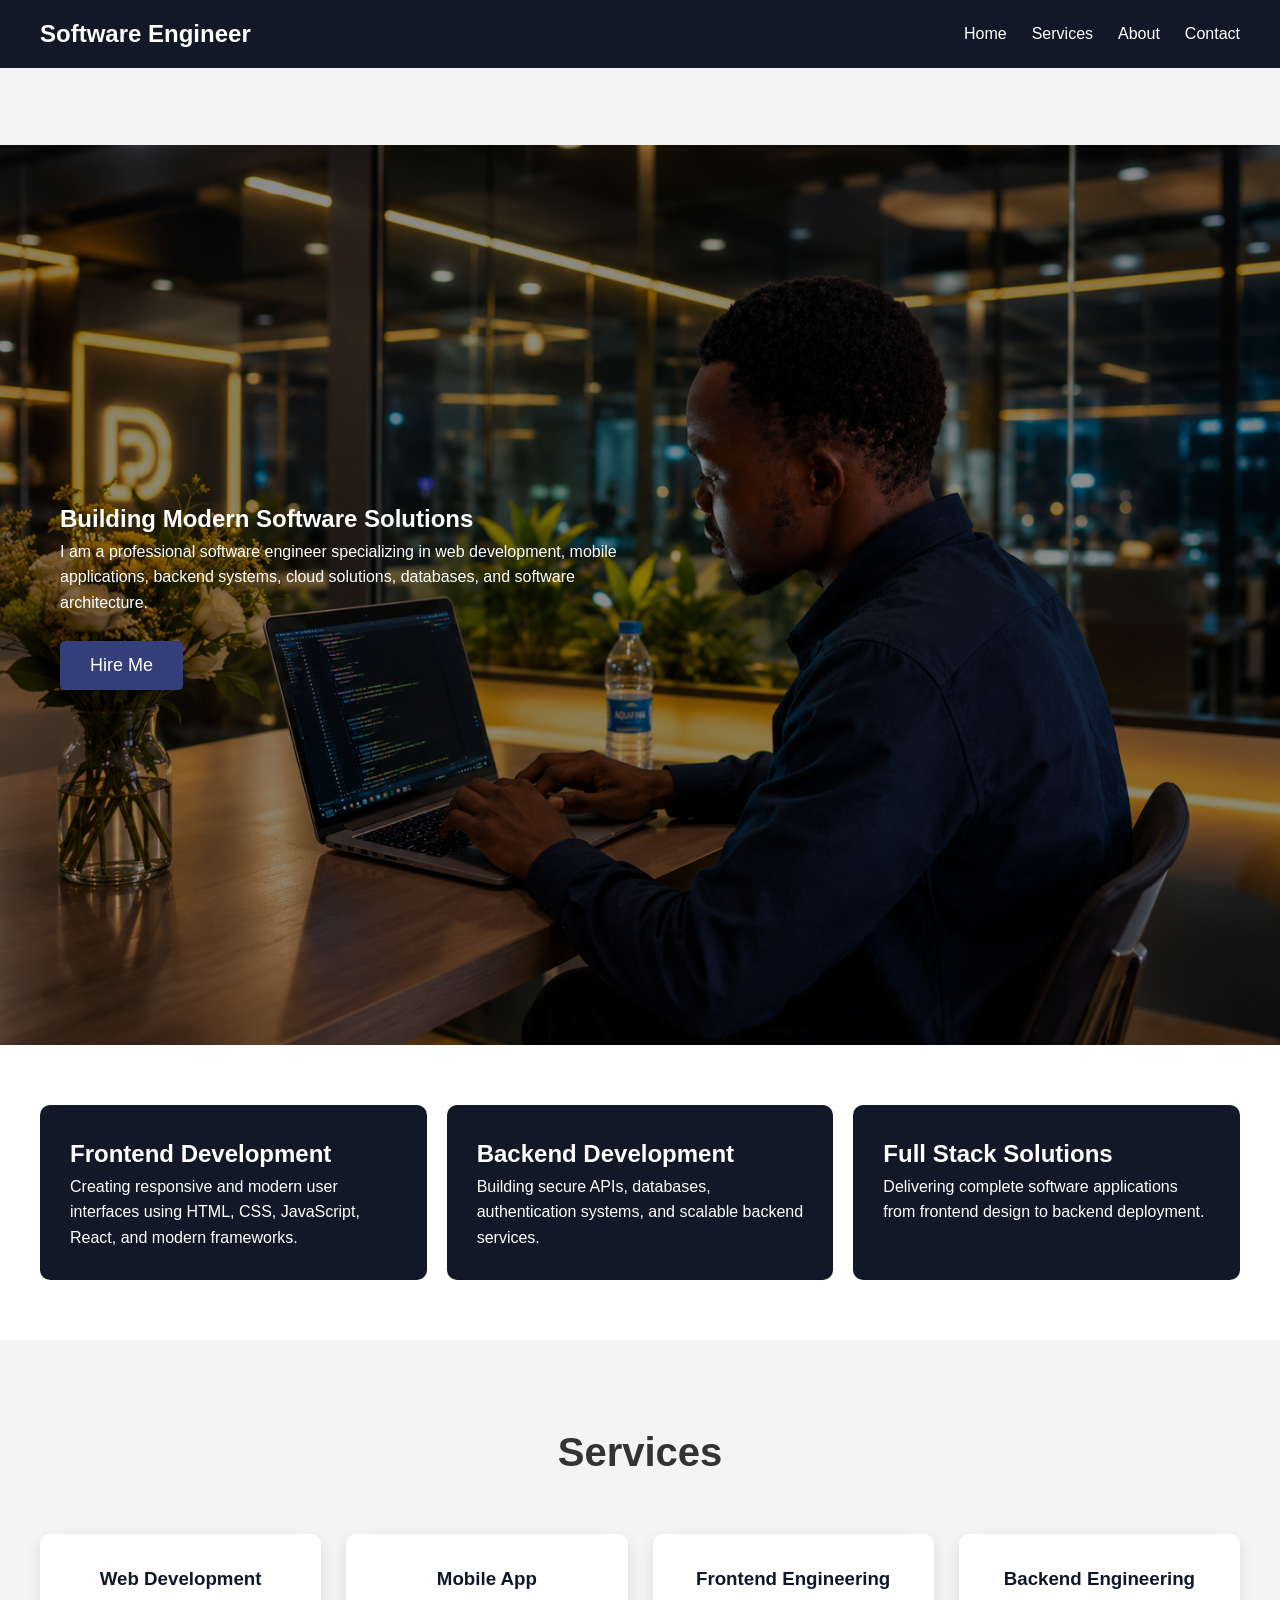
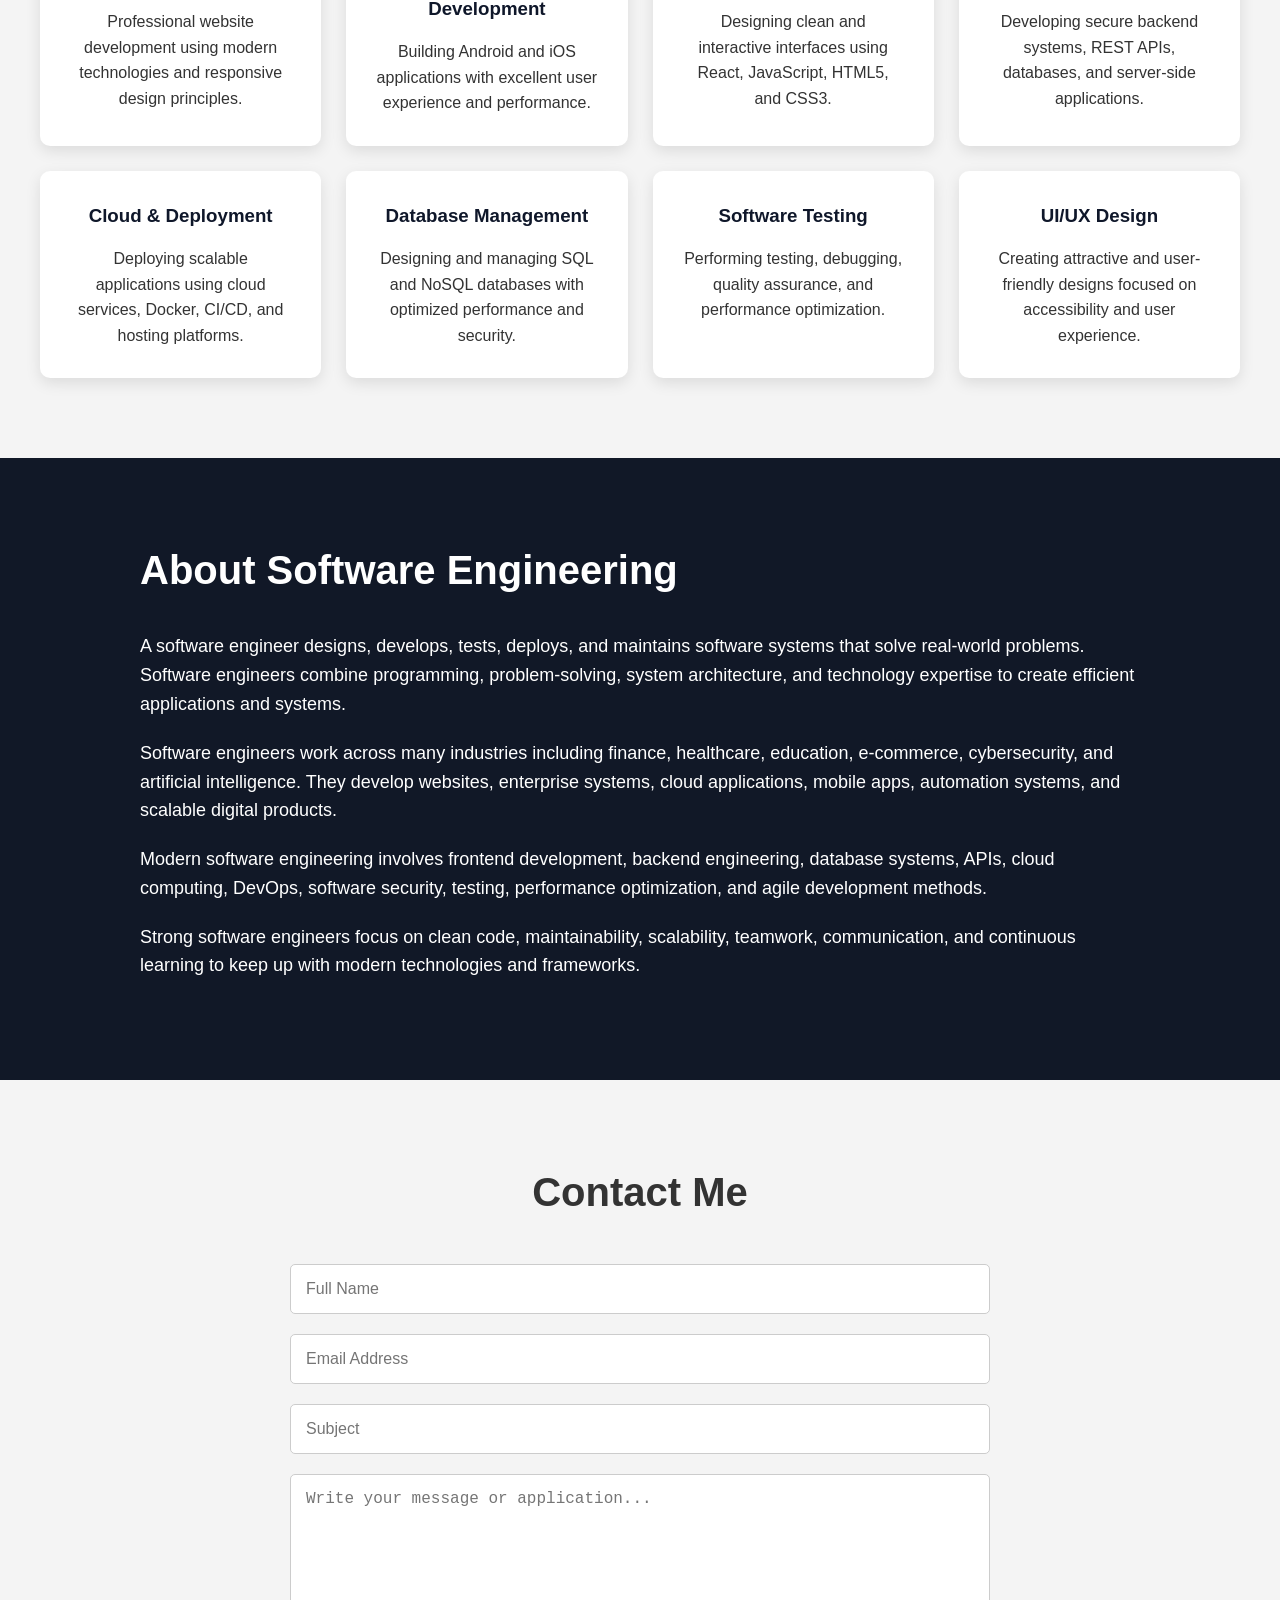
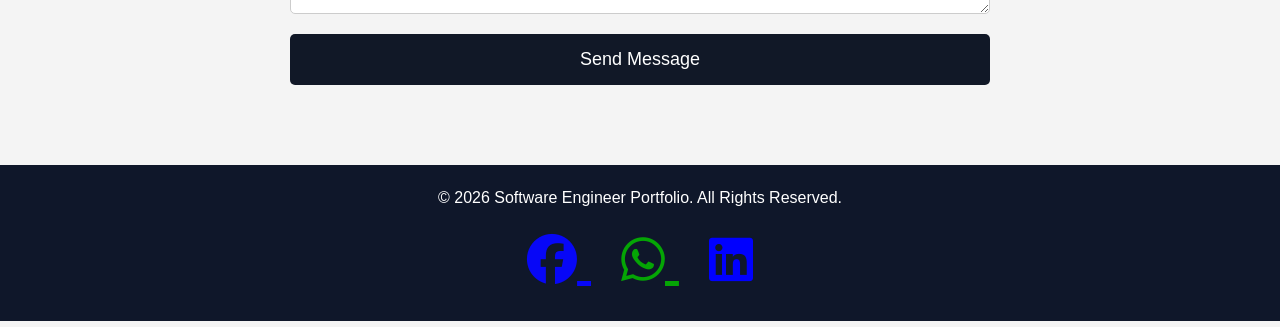
<file: index.html>
<!DOCTYPE html>
<html lang="en">
<head>
    <meta charset="UTF-8" />
    <meta name="viewport" content="width=device-width, initial-scale=1.0" />
    <title>Software Engineer Portfolio</title>
<link rel="stylesheet" href="https://cdnjs.cloudflare.com/ajax/libs/font-awesome/6.5.1/css/all.min.css">
    <link rel="stylesheet" href="style.css" />
</head>
<body>

    <!-- HEADER -->
    <header>
        <nav class="navbar">
            <div class="logo">Software Engineer</div>

            <ul class="nav-links">
                <li><a href="index.html">Home</a></li>
                <li><a href="program.html">Services</a></li>
                <li><a href="about.html">About</a></li>
                <li><a href="contact.html">Contact</a></li>
            </ul>
        </nav> 
    </header>

    <!-- HOME SECTION -->
    <section id="home" class="hero">

        <div class="hero-content">
            

           

           
        </div>

    </section>

<br><br><br>


<section class="hero-banner">
  <div class="hero-content-banner">
    <h1>Building Modern Software Solutions</h1>
     <p>
                I am a professional software engineer specializing in
                web development, mobile applications, backend systems,
                cloud solutions, databases, and software architecture.
            </p>

            <br>
             <button onclick="scrollToSection('contact')">
                Hire Me
            </button>
  </div>
</section>


    <!-- BANNER -->
    <section class="banner">
        <div class="banner-card">
            <h2>Frontend Development</h2>
            <p>
                Creating responsive and modern user interfaces using
                HTML, CSS, JavaScript, React, and modern frameworks.
            </p>
        </div>

        <div class="banner-card">
            <h2>Backend Development</h2>
            <p>
                Building secure APIs, databases, authentication systems,
                and scalable backend services.
            </p>
        </div>

        <div class="banner-card">
            <h2>Full Stack Solutions</h2>
            <p>
                Delivering complete software applications from frontend
                design to backend deployment.
            </p>
        </div>
    </section>

    <!-- SERVICES SECTION -->
    <section id="services" class="services">

        <h2>Services</h2>

        <div class="services-container">

            <div class="service-box">
                <h3>Web Development</h3>
                <p>
                    Professional website development using modern
                    technologies and responsive design principles.
                </p>
            </div>

            <div class="service-box">
                <h3>Mobile App Development</h3>
                <p>
                    Building Android and iOS applications with excellent
                    user experience and performance.
                </p>
            </div>

            <div class="service-box">
                <h3>Frontend Engineering</h3>
                <p>
                    Designing clean and interactive interfaces using
                    React, JavaScript, HTML5, and CSS3.
                </p>
            </div>

            <div class="service-box">
                <h3>Backend Engineering</h3>
                <p>
                    Developing secure backend systems, REST APIs,
                    databases, and server-side applications.
                </p>
            </div>

            <div class="service-box">
                <h3>Cloud & Deployment</h3>
                <p>
                    Deploying scalable applications using cloud services,
                    Docker, CI/CD, and hosting platforms.
                </p>
            </div>

            <div class="service-box">
                <h3>Database Management</h3>
                <p>
                    Designing and managing SQL and NoSQL databases with
                    optimized performance and security.
                </p>
            </div>

            <div class="service-box">
                <h3>Software Testing</h3>
                <p>
                    Performing testing, debugging, quality assurance,
                    and performance optimization.
                </p>
            </div>

            <div class="service-box">
                <h3>UI/UX Design</h3>
                <p>
                    Creating attractive and user-friendly designs focused
                    on accessibility and user experience.
                </p>
            </div>

        </div>

    </section>

    <!-- ABOUT SECTION -->
    <section id="about" class="about">

        <div class="about-content">

            <h2>About Software Engineering</h2>

            <p>
                A software engineer designs, develops, tests, deploys,
                and maintains software systems that solve real-world
                problems. Software engineers combine programming,
                problem-solving, system architecture, and technology
                expertise to create efficient applications and systems.
            </p>

            <p>
                Software engineers work across many industries including
                finance, healthcare, education, e-commerce, cybersecurity,
                and artificial intelligence. They develop websites,
                enterprise systems, cloud applications, mobile apps,
                automation systems, and scalable digital products.
            </p>

            <p>
                Modern software engineering involves frontend development,
                backend engineering, database systems, APIs, cloud
                computing, DevOps, software security, testing,
                performance optimization, and agile development methods.
            </p>

            <p>
                Strong software engineers focus on clean code,
                maintainability, scalability, teamwork, communication,
                and continuous learning to keep up with modern
                technologies and frameworks.
            </p>

        </div>

    </section>

    <!-- CONTACT SECTION -->
    <section id="contact" class="contact">

        <h2>Contact Me</h2>

        <form id="contactForm">

            <input
                type="text"
                placeholder="Full Name"
                required
            />

            <input
                type="email"
                placeholder="Email Address"
                required
            />

            <input
                type="text"
                placeholder="Subject"
                required
            />

            <textarea
                placeholder="Write your message or application..."
                rows="6"
                required
            ></textarea>

            <button type="submit">
                Send Message
            </button>

        </form>

    </section>

    <!-- FOOTER -->
    <footer>
      
    <p>© 2026 Software Engineer Portfolio. All Rights Reserved.</p>

    <div class="social-icons">
        <a href="https://www.facebook.com/raul.gonzalez.25082/" target="_blank" class="facebook">
            <i class="fab fa-facebook"></i>
        </a>

        <a href="https://wa.me/254757512878" target="_blank" class="whatsapp">
            <i class="fab fa-whatsapp"></i>
        </a>

        <a href="https://www.linkedin.com/in/kochoosmansaid" target="_blank" class="linkedin">
            <i class="fab fa-linkedin"></i>
        </a>
    </div>
    </footer>

    <script src="script.js"></script>

</body>
</html>
</file>
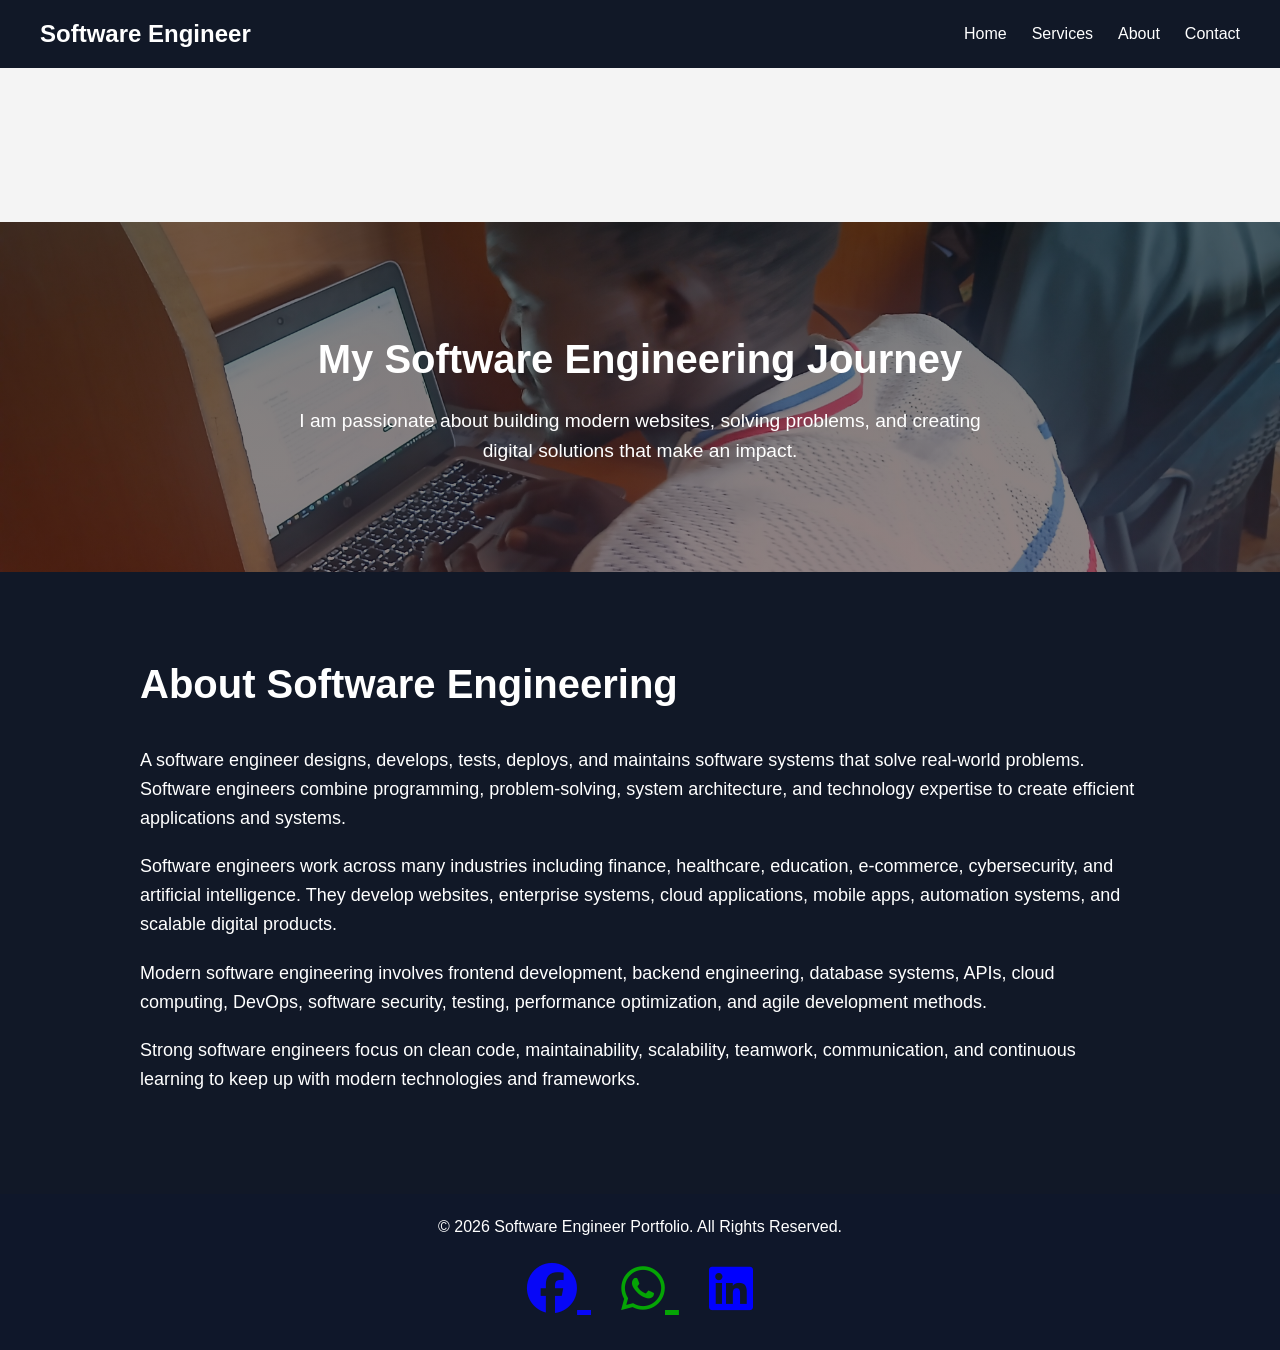
<file: about.html>
<!DOCTYPE html>
<html lang="en">
<head>
    <meta charset="UTF-8">
    <meta name="viewport" content="width=device-width, initial-scale=1.0">
    <title>Document</title>
    <link rel="stylesheet" href="https://cdnjs.cloudflare.com/ajax/libs/font-awesome/6.5.1/css/all.min.css">
    
    <link rel="stylesheet" href="style.css" />
</head>
<body>

      <!-- HEADER -->
    <header>
        <nav class="navbar">
            <div class="logo">Software Engineer</div>

            <ul class="nav-links">
                <li><a href="index.html">Home</a></li>
                <li><a href="program.html">Services</a></li>
                <li><a href="about.html">About</a></li>
                <li><a href="contact.html">Contact</a></li>
            </ul>
        </nav>
    </header><br><br><br><br><br><br>
     <!-- ABOUT SECTION -->


    <section class="about-banner">
    <div class="about-overlay">
        <h2>My Software Engineering Journey</h2>
        <p>I am passionate about building modern websites, solving problems, and creating digital solutions that make an impact.</p>
    </div>
</section>


    


     


          




    <section id="about" class="about">

        <div class="about-content">

            <h2>About Software Engineering</h2>
            <section class="about-section">

            <p>
                A software engineer designs, develops, tests, deploys,
                and maintains software systems that solve real-world
                problems. Software engineers combine programming,
                problem-solving, system architecture, and technology
                expertise to create efficient applications and systems.
            </p>
  

           <p>
                Software engineers work across many industries including
                finance, healthcare, education, e-commerce, cybersecurity,
                and artificial intelligence. They develop websites,
                enterprise systems, cloud applications, mobile apps,
                automation systems, and scalable digital products.
            </p>
</section>

 <section class="about-section">  
            <p>
                Modern software engineering involves frontend development,
                backend engineering, database systems, APIs, cloud
                computing, DevOps, software security, testing,
                performance optimization, and agile development methods.
            </p>

            <p>
                Strong software engineers focus on clean code,
                maintainability, scalability, teamwork, communication,
                and continuous learning to keep up with modern
                technologies and frameworks.
            </p>
</section>
        </div>

    </section>
     <!-- FOOTER -->
    <footer>


    <p>© 2026 Software Engineer Portfolio. All Rights Reserved.</p>

    <div class="social-icons">
        <a href="https://www.facebook.com/raul.gonzalez.25082/" target="_blank" class="facebook">
            <i class="fab fa-facebook"></i>
        </a>

        <a href="https://wa.me/254757512878" target="_blank" class="whatsapp">
            <i class="fab fa-whatsapp"></i>
        </a>

        <a href="https://www.linkedin.com/in/kochoosmansaid" target="_blank" class="linkedin">
            <i class="fab fa-linkedin"></i>
        </a>
    </div>
    </footer>
</body>
</html>
</file>
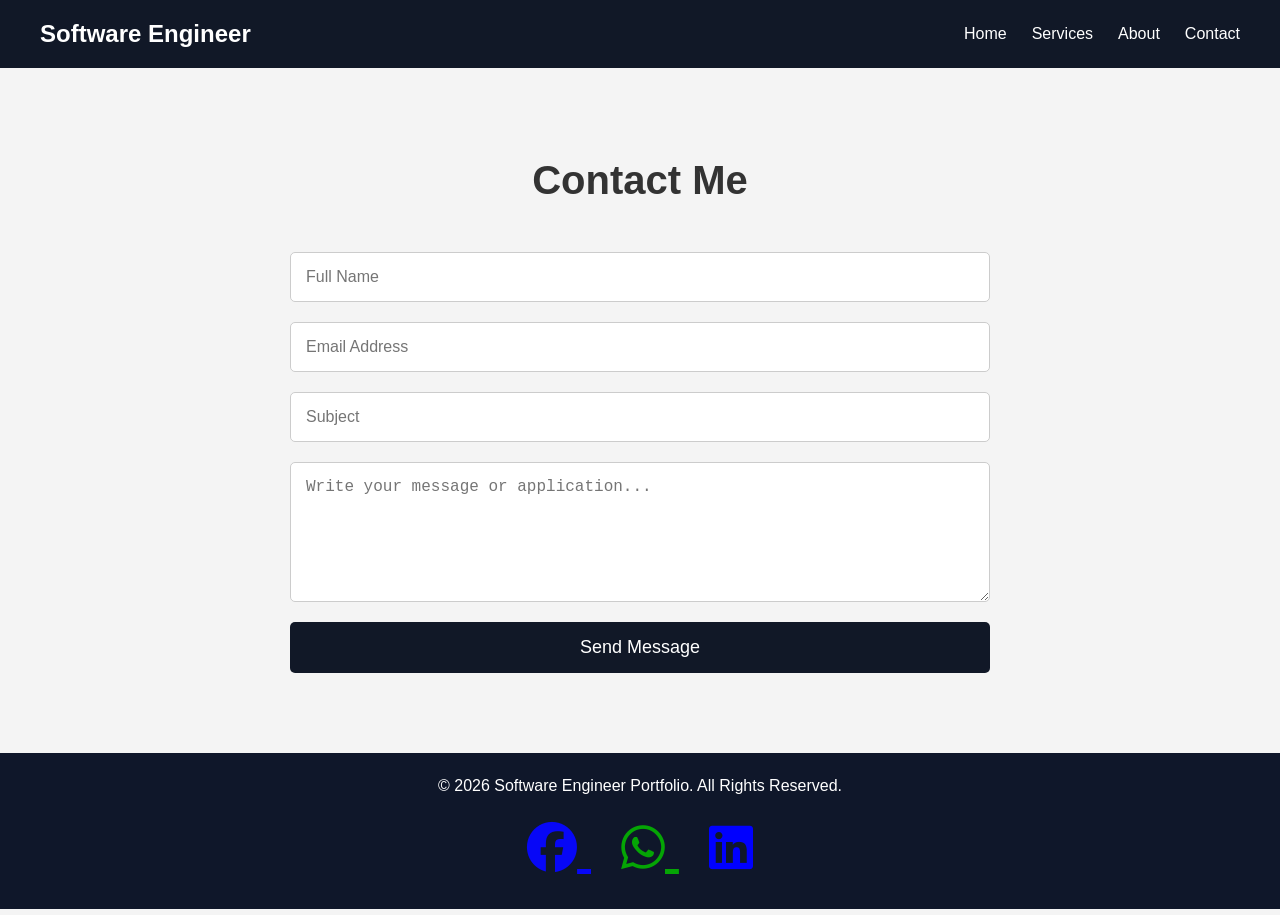
<file: contact.html>
<!DOCTYPE html>
<html lang="en">
<head>
    <meta charset="UTF-8">
    <meta name="viewport" content="width=device-width, initial-scale=1.0">
    <title>Document</title>
    <link rel="stylesheet" href="https://cdnjs.cloudflare.com/ajax/libs/font-awesome/6.5.1/css/all.min.css">
    <link rel="stylesheet" href="style.css" />
</head>
<body>

      <!-- HEADER -->
    <header>
        <nav class="navbar">
            <div class="logo">Software Engineer</div>

            <ul class="nav-links">
                <li><a href="index.html">Home</a></li>
                <li><a href="program.html">Services</a></li>
                <li><a href="about.html">About</a></li>
                <li><a href="contact.html">Contact</a></li>
            </ul>
        </nav>
    </header>
     <!-- CONTACT SECTION -->
    <section id="contact" class="contact">

        <h2>Contact Me</h2>

        <form id="contactForm">

            <input
                type="text"
                placeholder="Full Name"
                required
            />

            <input
                type="email"
                placeholder="Email Address"
                required
            />

            <input
                type="text"
                placeholder="Subject"
                required
            />

            <textarea
                placeholder="Write your message or application..."
                rows="6"
                required
            ></textarea>

            <button type="submit">
                Send Message
            </button>

        </form>

    </section>

    <!-- FOOTER -->
    <footer>
        
    <p>© 2026 Software Engineer Portfolio. All Rights Reserved.</p>

    <div class="social-icons">
        <a href="https://www.facebook.com/raul.gonzalez.25082/" target="_blank" class="facebook">
            <i class="fab fa-facebook"></i>
        </a>

        <a href="https://wa.me/254757512878" target="_blank" class="whatsapp">
            <i class="fab fa-whatsapp"></i>
        </a>

        <a href="https://www.linkedin.com/in/kochoosmansaid" target="_blank" class="linkedin">
            <i class="fab fa-linkedin"></i>
        </a>
    </div>
    </footer>

    <script src="script.js"></script>

</body>
</html>
</file>
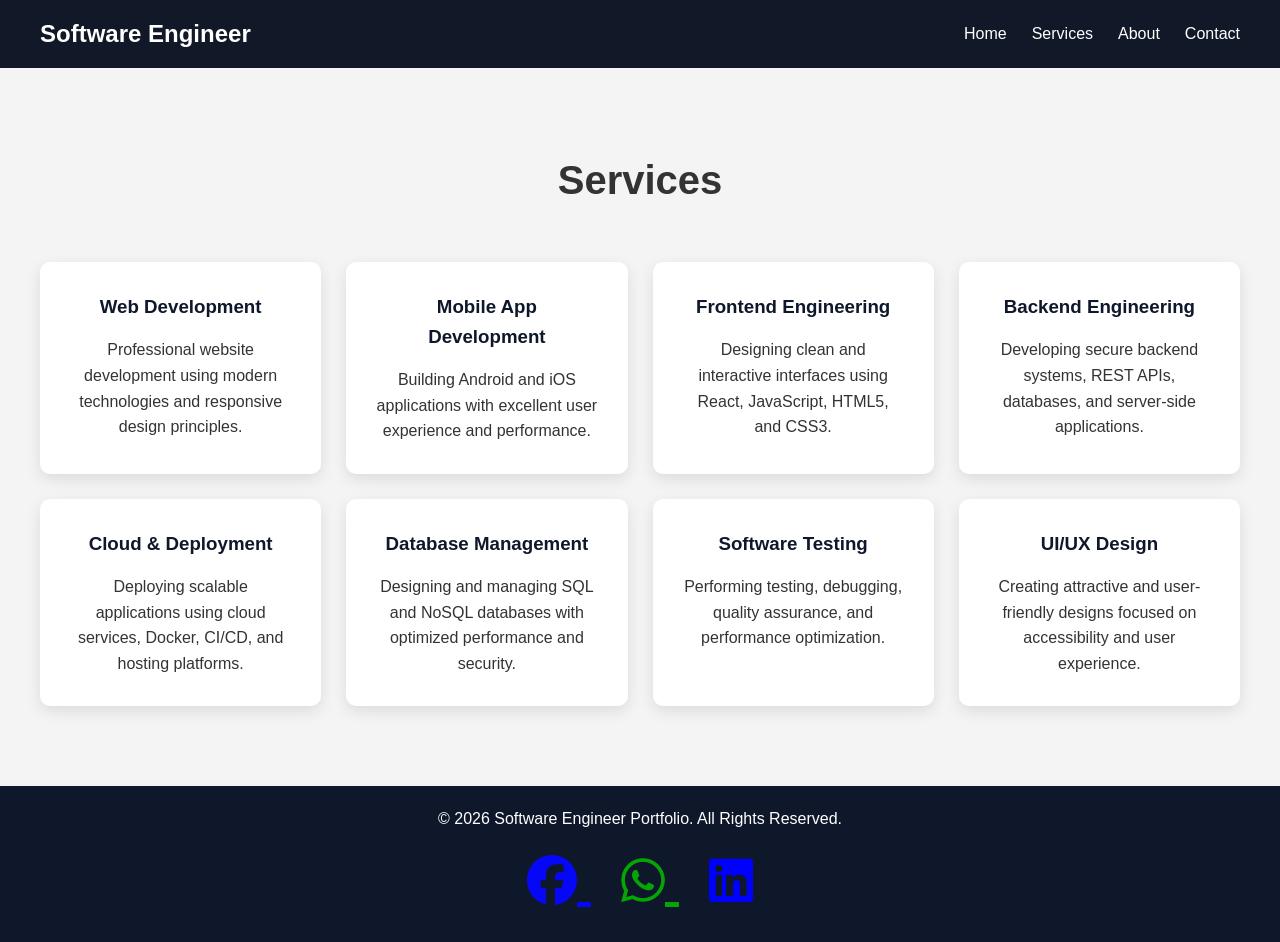
<file: program.html>
<!DOCTYPE html>
<html lang="en">
<head>
    <meta charset="UTF-8">
    <meta name="viewport" content="width=device-width, initial-scale=1.0">
    <title>Document</title>
    <link rel="stylesheet" href="https://cdnjs.cloudflare.com/ajax/libs/font-awesome/6.5.1/css/all.min.css">
    <link rel="stylesheet" href="style.css" />
</head>
<body>

      <!-- HEADER -->
    <header>
        <nav class="navbar">
            <div class="logo">Software Engineer</div>

            <ul class="nav-links">
                <li><a href="index.html">Home</a></li>
                <li><a href="program.html">Services</a></li>
                <li><a href="about.html">About</a></li>
                <li><a href="contact.html">Contact</a></li>
            </ul>
        </nav>
    </header>
     <!-- SERVICES SECTION -->
    <section id="services" class="services">

        <h2>Services</h2>

        <div class="services-container">

            <div class="service-box">
                <h3>Web Development</h3>
                <p>
                    Professional website development using modern
                    technologies and responsive design principles.
                </p>
            </div>

            <div class="service-box">
                <h3>Mobile App Development</h3>
                <p>
                    Building Android and iOS applications with excellent
                    user experience and performance.
                </p>
            </div>

            <div class="service-box">
                <h3>Frontend Engineering</h3>
                <p>
                    Designing clean and interactive interfaces using
                    React, JavaScript, HTML5, and CSS3.
                </p>
            </div>

            <div class="service-box">
                <h3>Backend Engineering</h3>
                <p>
                    Developing secure backend systems, REST APIs,
                    databases, and server-side applications.
                </p>
            </div>

            <div class="service-box">
                <h3>Cloud & Deployment</h3>
                <p>
                    Deploying scalable applications using cloud services,
                    Docker, CI/CD, and hosting platforms.
                </p>
            </div>

            <div class="service-box">
                <h3>Database Management</h3>
                <p>
                    Designing and managing SQL and NoSQL databases with
                    optimized performance and security.
                </p>
            </div>

            <div class="service-box">
                <h3>Software Testing</h3>
                <p>
                    Performing testing, debugging, quality assurance,
                    and performance optimization.
                </p>
            </div>

            <div class="service-box">
                <h3>UI/UX Design</h3>
                <p>
                    Creating attractive and user-friendly designs focused
                    on accessibility and user experience.
                </p>
            </div>

        </div>

    </section>
     <!-- FOOTER -->
    <footer>
       
    <p>© 2026 Software Engineer Portfolio. All Rights Reserved.</p>

    <div class="social-icons">
        <a href="https://www.facebook.com/raul.gonzalez.25082/" target="_blank" class="facebook">
            <i class="fab fa-facebook"></i>
        </a>

        <a href="https://wa.me/254757512878" target="_blank" class="whatsapp">
            <i class="fab fa-whatsapp"></i>
        </a>

        <a href="https://www.linkedin.com/in/kochoosmansaid" target="_blank" class="linkedin">
            <i class="fab fa-linkedin"></i>
        </a>
    </div>
    </footer>
</body>
</html>
</file>
<file: style.css>
* {
    margin: 0;
    padding: 0;
    box-sizing: border-box;
}

body {
    font-family: Arial, sans-serif;
    line-height: 1.6;
    background: #f4f4f4;
    color: #333;
}

/* NAVBAR */

header {
    background: #111827;
    padding: 15px 40px;
    position: sticky;
    top: 0;
    z-index: 1000;
}




.hero-banner {
  height: 100vh;
  width: 100%;
  background: url("file_00000000dd5471f4804a86a2238bc380.png") center/cover no-repeat;
  position: relative;
  display: flex;
  align-items: center;
  padding: 60px;
}

/* dark overlay */
.hero-banner::before {
  content: "";
  position: absolute;
  top: 0;
  left: 0;
  width: 100%;
  height: 100%;
  background: rgba(2, 2, 2, 0.45);
}

/* text content */
.hero-content-banner {
  position: relative;
  color: white;
  max-width: 600px;
}

.hero-content h1 {
  font-size: 48px;
  font-weight: 800;
  margin-bottom: 15px;
  line-height: 1.1;
}

.hero-content p {
  font-size: 18px;
  line-height: 1.6;
  opacity: 1.0;
}








.navbar {
    display: flex;
    justify-content: space-between;
    align-items: center;
}

.logo {
    color: white;
    font-size: 24px;
    font-weight: bold;
}

.nav-links {
    display: flex;
    list-style: none;
}

.nav-links li {
    margin-left: 25px;
}

.nav-links a {
    color: white;
    text-decoration: none;
    transition: 0.3s;
}

.nav-links a:hover {
    color: #38bdf8;
}

/* HERO */

/* .hero {
    height: 90vh;
    background: linear-gradient(
        rgba(0,0,0,0.7),
        rgba(0,0,0,0.7)
    ),
    url('https://images.unsplash.com/photo-1518770660439-4636190af475');
    
    background-size: cover;
    background-position: center; */

    /* display: flex;
    justify-content: center;
    align-items: center;

    text-align: center;
    color: white;
    padding: 20px;
} */

.hero-content {
    max-width: 700px;
}

.hero h1 {
    font-size: 55px;
    margin-bottom: 20px;
}

.hero p {
    font-size: 20px;
    margin-bottom: 30px;
}

.hero-banner button {
    padding: 14px 30px;
    border: none;
    background: #343e79;
    color: white;
    font-size: 18px;
    cursor: pointer;
    border-radius: 5px;
    transition: 0.3s;
}

.hero-banner button:hover {
    background: #0ea5e9;
}

/* BANNER */

.banner {
    display: grid;
    grid-template-columns: repeat(auto-fit, minmax(250px, 1fr));
    gap: 20px;

    padding: 60px 40px;
    background: white;
}

.banner-card {
    background: #111827;
    color: white;
    padding: 30px;
    border-radius: 10px;
    transition: 0.3s;
}

.banner-card:hover {
    transform: translateY(-5px);
}

/* SERVICES */

.services {
    padding: 80px 40px;
    text-align: center;
}

.services h2 {
    font-size: 40px;
    margin-bottom: 50px;
}

.services-container {
    display: grid;
    grid-template-columns: repeat(auto-fit, minmax(250px, 1fr));
    gap: 25px;
}

.service-box {
    background: white;
    padding: 30px;
    border-radius: 10px;

    box-shadow: 0 5px 15px rgba(0,0,0,0.1);

    transition: 0.3s;
}

.service-box:hover {
    transform: translateY(-8px);
}

.service-box h3 {
    margin-bottom: 15px;
    color: #0f172a;
}

/* ABOUT */

.about {
    background: #111827;
    color: white;
    padding: 80px 40px;
}







.about-content {
    max-width: 1000px;
    margin: auto;
}

.about h2 {
    font-size: 40px;
    margin-bottom: 30px;
}

.about p {
    margin-bottom: 20px;
    font-size: 18px;
}

/* 
.about-section{
    background-color: #1e293b;
    padding: 20px;
    border: 1px solid #eff0f2;
    margin-top: 20px;
    border-top-right-radius: 0px;
    border-top-left-radius: 50px;
     border-bottom-right-radius: 50px;
    border-bottom-left-radius: 0px;
} */

.about-banner {
    height: 350px;

    background: linear-gradient(
        rgba(0, 0, 0, 0.5),
        rgba(36, 5, 5, 0.5)
    ),
    url("kocho-pro.jpg");

    background-size: cover;
    background-position: center;
    background-repeat: no-repeat;

    display: flex;
    justify-content: center;
    align-items: center;

    text-align: center;
}


.about-overlay {
    color: white;
    padding: 20px;
}

.about-overlay h2 {
    font-size: 2.5rem;
    margin-bottom: 15px;
}

.about-overlay p {
    font-size: 1.2rem;
    max-width: 700px;
}

/* CONTACT */

.contact {
    padding: 80px 40px;
    text-align: center;
}

.contact h2 {
    font-size: 40px;
    margin-bottom: 40px;
}

form {
    max-width: 700px;
    margin: auto;

    display: flex;
    flex-direction: column;
}

form input,
form textarea {
    margin-bottom: 20px;
    padding: 15px;
    border: 1px solid #ccc;
    border-radius: 5px;

    font-size: 16px;
}

form button {
    padding: 15px;
    background: #111827;
    color: white;
    border: none;
    cursor: pointer;
    font-size: 18px;
    border-radius: 5px;
    transition: 0.3s;
}

form button:hover {
    background: #1e293b;
}

/* FOOTER */

footer {
    background: #0f172a;
    color: white;
    text-align: center;
    padding: 20px;
}


/*footer {
    text-align: center;
    padding: 20px;
}*/

.social-icons {
    margin-top: 10px;
}

.social-icons a {
    font-size: 50px;
    margin: 0 15px;
    /* color: #00ff00; /* Change if your footer background is white */ */
    text-decoration: none;
}

.social-icons .facebook{
    color: rgb(7, 7, 247);
}
.social-icons .whatsapp{
    color: rgb(5, 165, 5);
}
.social-icons .linkedin{
    color: blue;
}

.social-icons a:hover {
    opacity: 0.7;
}

/* RESPONSIVE */

@media(max-width: 768px) {

    .navbar {
        flex-direction: column;
    }

    .nav-links {
        margin-top: 15px;
    }

    .hero h1 {
        font-size: 38px;
    }

    .hero p {
        font-size: 18px;
    }
}
</file>
